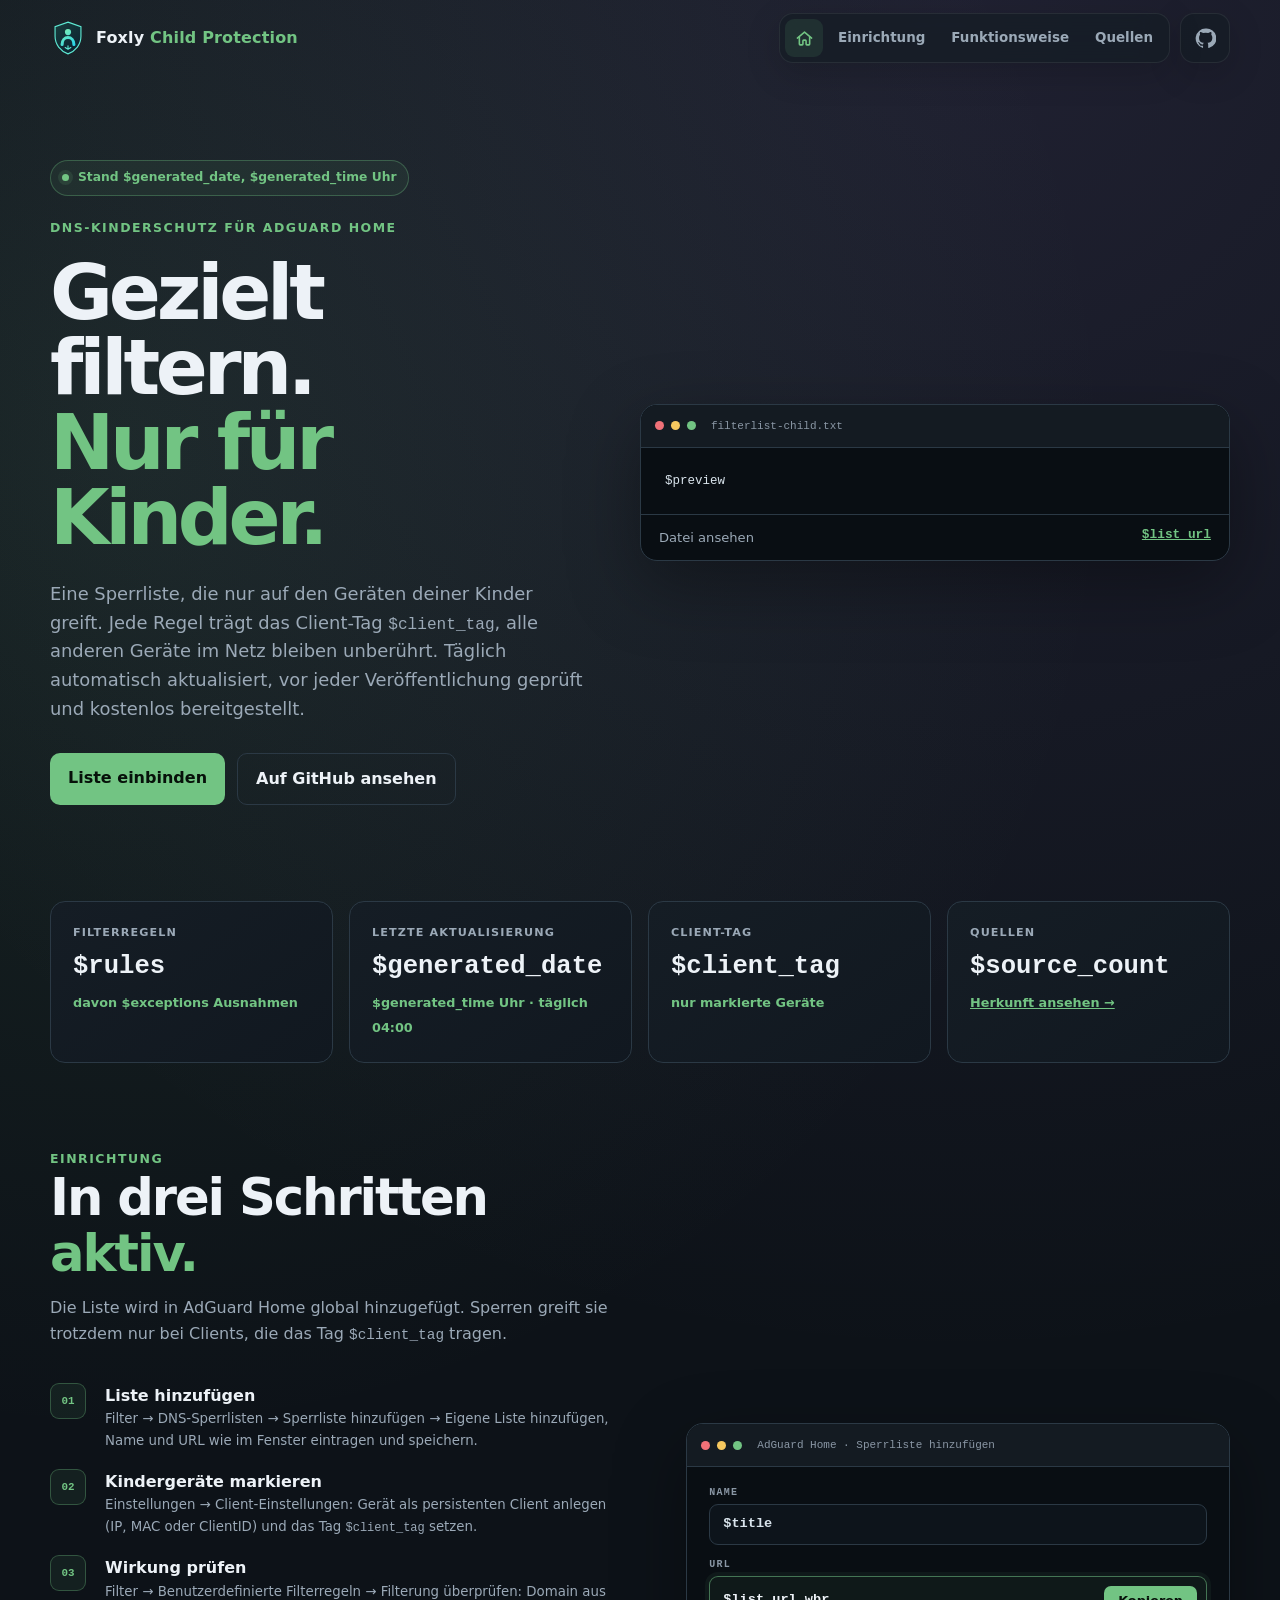
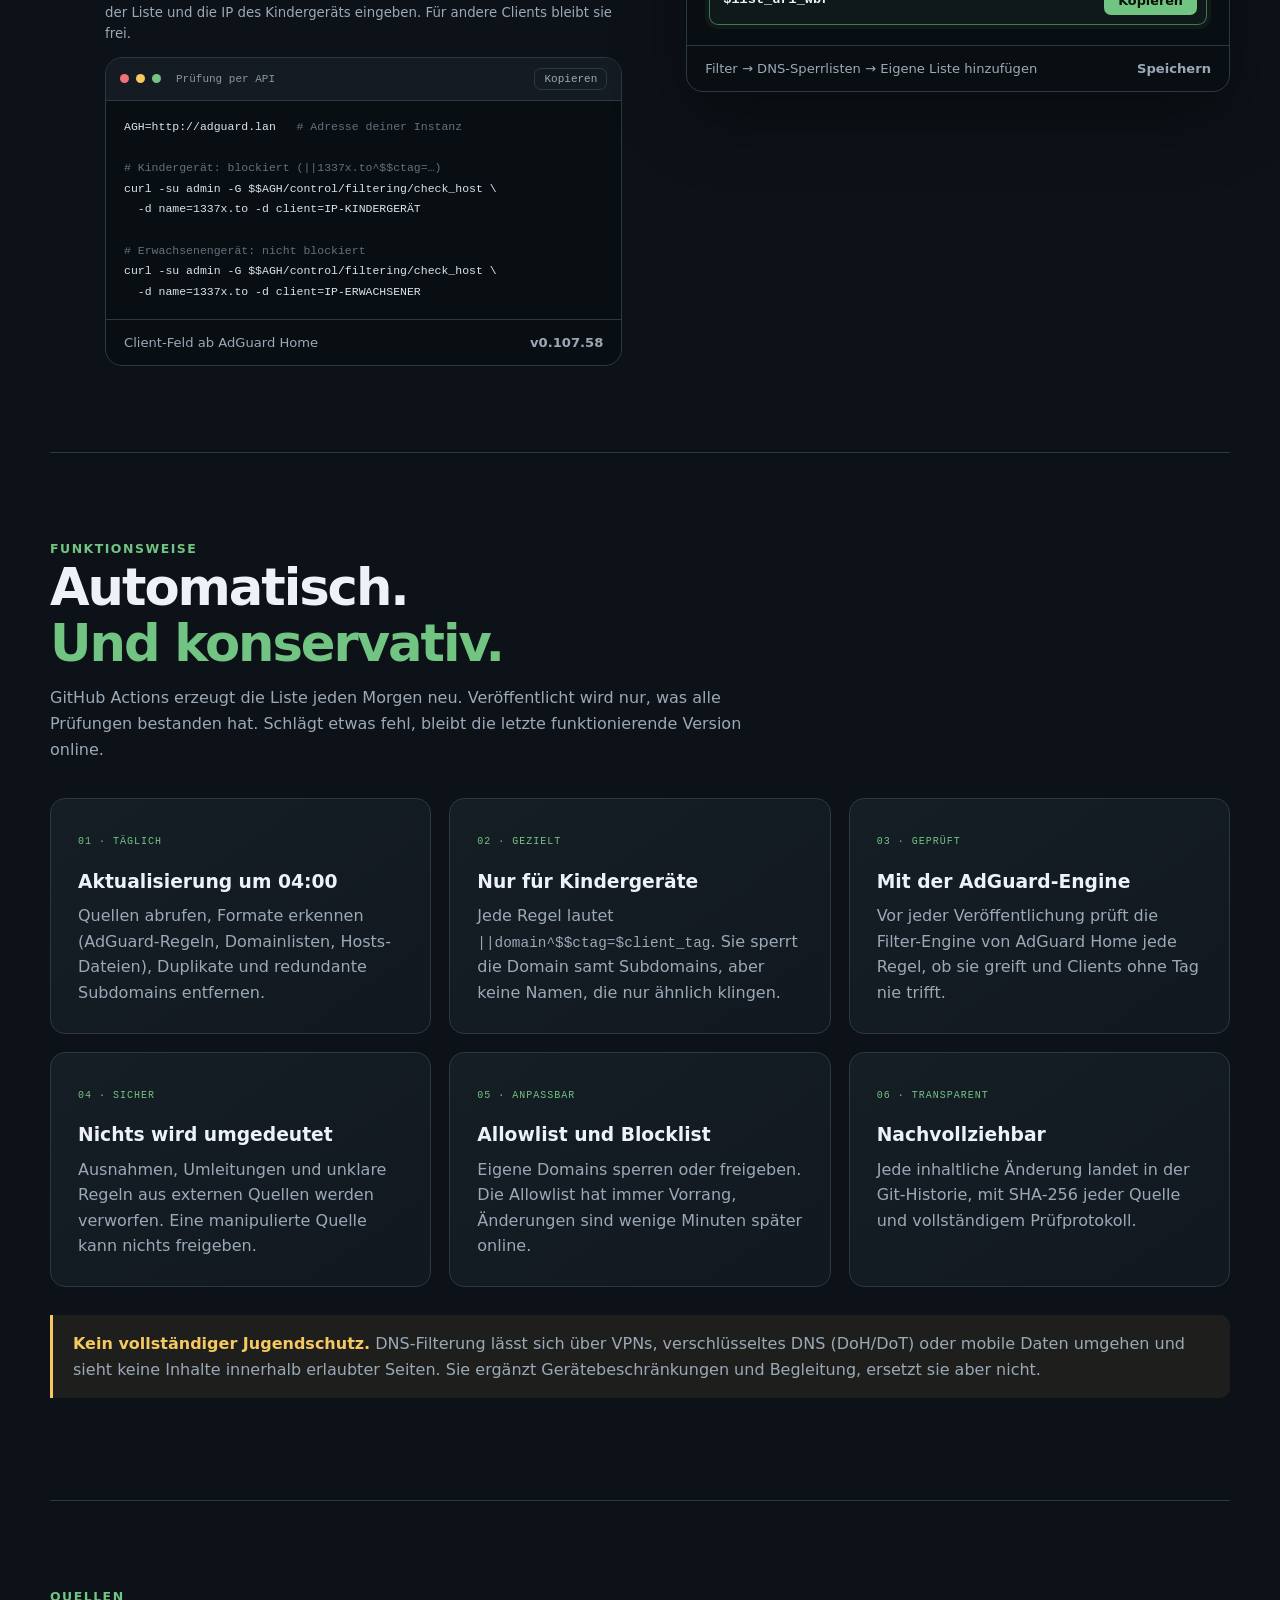
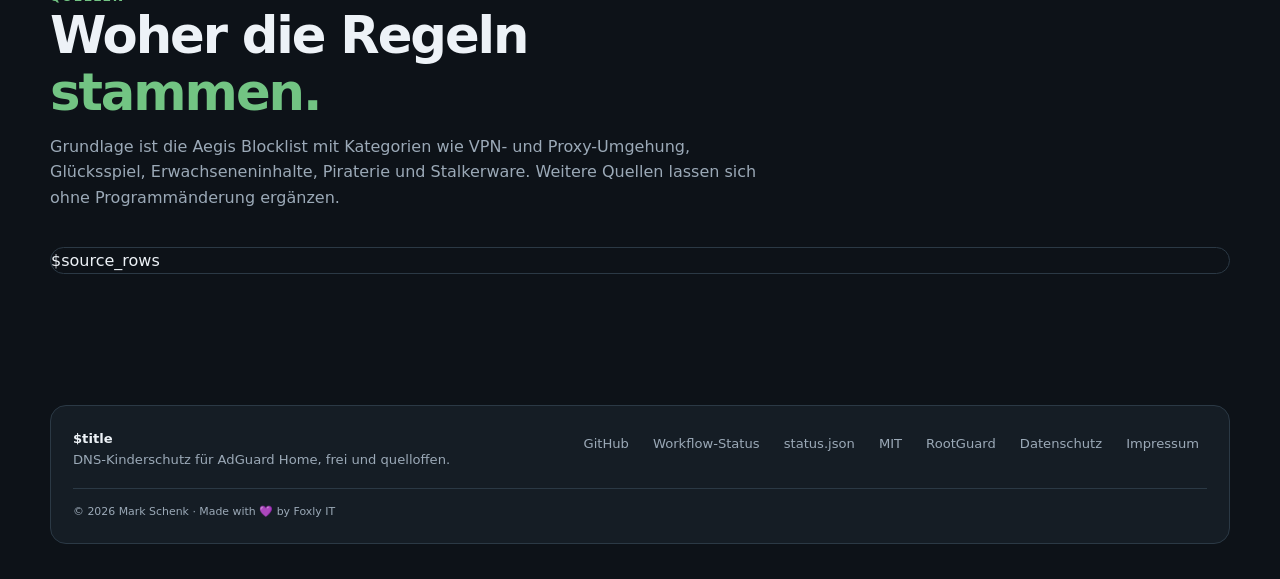
<file: site/index.html>
<!doctype html>
<html lang="de">
<head>
  <meta charset="utf-8">
  <meta name="viewport" content="width=device-width, initial-scale=1">
  <title>$title: DNS-Kinderschutz für AdGuard Home</title>
  <meta name="description" content="Kostenlose DNS-Sperrliste für AdGuard Home, die nur auf Kindergeräten wirkt (Client-Tag $client_tag). Täglich automatisch aktualisiert und geprüft.">
  <meta name="theme-color" content="#0d1218">
  <meta property="og:title" content="$title – DNS-Kinderschutz für AdGuard Home">
  <meta property="og:description" content="Sperrliste mit Client-Tag $client_tag: filtert nur Kindergeräte, täglich aktualisiert und geprüft.">
  <meta property="og:type" content="website">
  <meta property="og:url" content="$site_url">
  <link rel="canonical" href="$site_url">
  <link rel="icon" href="icon.svg" type="image/svg+xml">
  <link rel="stylesheet" href="styles.css">
</head>
<body data-generated="$generated">
  <a class="skip-link" href="#content">Zum Inhalt springen</a>
  <div class="wrap">
    <header class="topbar">
      <a class="brand" href="./" aria-label="$title Startseite"><img src="icon.svg" alt=""><span>Foxly <span>Child Protection</span></span></a>
      <div class="nav-group">
        <nav class="links" aria-label="Hauptnavigation">
          <a class="nav-home active" aria-current="page" href="./" aria-label="Startseite" title="Startseite"><svg viewBox="0 0 24 24" fill="none" stroke="currentColor" stroke-width="2" stroke-linecap="round" stroke-linejoin="round" aria-hidden="true"><path d="M3 11.5 12 4l9 7.5"/><path d="M5.5 10v9a1 1 0 0 0 1 1H9a1 1 0 0 0 1-1v-4a1 1 0 0 1 1-1h2a1 1 0 0 1 1 1v4a1 1 0 0 0 1 1h2.5a1 1 0 0 0 1-1v-9"/></svg></a>
          <a href="#setup">Einrichtung</a>
          <a class="optional" href="#funktion">Funktionsweise</a>
          <a class="optional" href="#quellen">Quellen</a>
        </nav>
        <a class="github-button" href="$homepage" target="_blank" rel="noopener noreferrer" aria-label="$title auf GitHub"><svg viewBox="0 0 24 24" aria-hidden="true"><path d="M12 .7a11.3 11.3 0 0 0-3.6 22c.6.1.8-.2.8-.5v-2c-3.3.7-4-1.4-4-1.4-.5-1.4-1.3-1.8-1.3-1.8-1.1-.7.1-.7.1-.7 1.2.1 1.8 1.2 1.8 1.2 1.1 1.8 2.8 1.3 3.5 1 .1-.8.4-1.3.8-1.6-2.7-.3-5.5-1.3-5.5-5.9 0-1.3.5-2.4 1.2-3.2-.1-.3-.5-1.5.1-3.2 0 0 1-.3 3.3 1.2a11.4 11.4 0 0 1 6 0c2.3-1.5 3.3-1.2 3.3-1.2.6 1.7.2 2.9.1 3.2.8.8 1.2 1.9 1.2 3.2 0 4.6-2.8 5.6-5.5 5.9.4.4.8 1.1.8 2.2v3.3c0 .3.2.6.8.5A11.3 11.3 0 0 0 12 .7Z"/></svg></a>
      </div>
    </header>

    <main id="content">
      <section class="hero">
        <div>
          <div class="status" id="status"><span class="status-dot" aria-hidden="true"></span><span id="status-text">Stand $generated_date, $generated_time Uhr</span></div>
          <p class="eyebrow">DNS-Kinderschutz für AdGuard Home</p>
          <h1>Gezielt filtern.<br><em>Nur für Kinder.</em></h1>
          <p class="lead">Eine Sperrliste, die nur auf den Geräten deiner Kinder greift. Jede Regel trägt das Client-Tag <code>$client_tag</code>, alle anderen Geräte im Netz bleiben unberührt. Täglich automatisch aktualisiert, vor jeder Veröffentlichung geprüft und kostenlos bereitgestellt.</p>
          <div class="actions">
            <a class="button" href="#setup">Liste einbinden</a>
            <a class="button secondary" href="$homepage" target="_blank" rel="noopener noreferrer">Auf GitHub ansehen</a>
          </div>
        </div>

        <div class="window" aria-label="Auszug aus der Filterliste">
          <div class="window-head"><span></span><span></span><span></span><b>filterlist-child.txt</b></div>
          <pre>$preview</pre>
          <div class="window-foot"><span>Datei ansehen</span><a href="$list_url">$list_url</a></div>
        </div>
      </section>

      <div class="stats" aria-label="Kennzahlen">
        <div class="stat"><small>Filterregeln</small><b>$rules</b><span>davon $exceptions Ausnahmen</span></div>
        <div class="stat"><small>Letzte Aktualisierung</small><b>$generated_date</b><span>$generated_time Uhr · täglich 04:00</span></div>
        <div class="stat"><small>Client-Tag</small><b>$client_tag</b><span>nur markierte Geräte</span></div>
        <div class="stat"><small>Quellen</small><b>$source_count</b><span><a href="#quellen">Herkunft ansehen →</a></span></div>
      </div>

      <section class="split" id="setup">
        <div>
          <p class="eyebrow">Einrichtung</p>
          <h2>In drei Schritten<br><em>aktiv.</em></h2>
          <p class="section-lead">Die Liste wird in AdGuard Home global hinzugefügt. Sperren greift sie trotzdem nur bei Clients, die das Tag <code>$client_tag</code> tragen.</p>
          <ol class="steps">
            <li><span>01</span><div><b>Liste hinzufügen</b><small>Filter → DNS-Sperrlisten → Sperrliste hinzufügen → Eigene Liste hinzufügen, Name und URL wie im Fenster eintragen und speichern.</small></div></li>
            <li><span>02</span><div><b>Kindergeräte markieren</b><small>Einstellungen → Client-Einstellungen: Gerät als persistenten Client anlegen (IP, MAC oder ClientID) und das Tag <code>$client_tag</code> setzen.</small></div></li>
            <li><span>03</span><div><b>Wirkung prüfen</b><small>Filter → Benutzerdefinierte Filterregeln → Filterung überprüfen: Domain aus der Liste und die IP des Kindergeräts eingeben. Für andere Clients bleibt sie frei.</small>
        <div class="window">
          <div class="window-head"><span></span><span></span><span></span><b>Prüfung per API</b><button class="copy" type="button" data-copy-target="api">Kopieren</button></div>
          <pre id="api">AGH=http://adguard.lan   <span class="muted"># Adresse deiner Instanz</span>

<span class="muted"># Kindergerät: blockiert (||1337x.to^$$ctag=…)</span>
curl -su admin -G $$AGH/control/filtering/check_host \
  -d name=1337x.to -d client=IP-KINDERGERÄT

<span class="muted"># Erwachsenengerät: nicht blockiert</span>
curl -su admin -G $$AGH/control/filtering/check_host \
  -d name=1337x.to -d client=IP-ERWACHSENER</pre>
          <div class="window-foot"><span>Client-Feld ab AdGuard Home</span><b>v0.107.58</b></div>
        </div></div></li>
          </ol>
        </div>
        <div class="window form-window" aria-label="Eintrag in AdGuard Home">
          <div class="window-head"><span></span><span></span><span></span><b>AdGuard Home · Sperrliste hinzufügen</b></div>
          <div class="fields">
            <div class="field"><small>Name</small><div class="field-input"><code>$title</code></div></div>
            <div class="field"><small>URL</small><div class="field-input accent"><code id="list-url">$list_url_wbr</code><button class="copy copy-primary" type="button" data-copy-target="list-url">Kopieren</button></div></div>
          </div>
          <div class="window-foot"><span>Filter → DNS-Sperrlisten → Eigene Liste hinzufügen</span><b>Speichern</b></div>
        </div>
      </section>

      <section id="funktion">
        <p class="eyebrow">Funktionsweise</p>
        <h2>Automatisch.<br><em>Und konservativ.</em></h2>
        <p class="section-lead">GitHub Actions erzeugt die Liste jeden Morgen neu. Veröffentlicht wird nur, was alle Prüfungen bestanden hat. Schlägt etwas fehl, bleibt die letzte funktionierende Version online.</p>
        <div class="grid">
          <article class="card"><span>01 · TÄGLICH</span><h3>Aktualisierung um 04:00</h3><p>Quellen abrufen, Formate erkennen (AdGuard-Regeln, Domainlisten, Hosts-Dateien), Duplikate und redundante Subdomains entfernen.</p></article>
          <article class="card"><span>02 · GEZIELT</span><h3>Nur für Kindergeräte</h3><p>Jede Regel lautet <code>||domain^$$ctag=$client_tag</code>. Sie sperrt die Domain samt Subdomains, aber keine Namen, die nur ähnlich klingen.</p></article>
          <article class="card"><span>03 · GEPRÜFT</span><h3>Mit der AdGuard-Engine</h3><p>Vor jeder Veröffentlichung prüft die Filter-Engine von AdGuard Home jede Regel, ob sie greift und Clients ohne Tag nie trifft.</p></article>
          <article class="card"><span>04 · SICHER</span><h3>Nichts wird umgedeutet</h3><p>Ausnahmen, Umleitungen und unklare Regeln aus externen Quellen werden verworfen. Eine manipulierte Quelle kann nichts freigeben.</p></article>
          <article class="card"><span>05 · ANPASSBAR</span><h3>Allowlist und Blocklist</h3><p>Eigene Domains sperren oder freigeben. Die Allowlist hat immer Vorrang, Änderungen sind wenige Minuten später online.</p></article>
          <article class="card"><span>06 · TRANSPARENT</span><h3>Nachvollziehbar</h3><p>Jede inhaltliche Änderung landet in der Git-Historie, mit SHA-256 jeder Quelle und vollständigem Prüfprotokoll.</p></article>
        </div>
        <p class="warning"><b>Kein vollständiger Jugendschutz.</b> DNS-Filterung lässt sich über VPNs, verschlüsseltes DNS (DoH/DoT) oder mobile Daten umgehen und sieht keine Inhalte innerhalb erlaubter Seiten. Sie ergänzt Gerätebeschränkungen und Begleitung, ersetzt sie aber nicht.</p>
      </section>

      <section id="quellen">
        <p class="eyebrow">Quellen</p>
        <h2>Woher die Regeln<br><em>stammen.</em></h2>
        <p class="section-lead">Grundlage ist die Aegis Blocklist mit Kategorien wie VPN- und Proxy-Umgehung, Glücksspiel, Erwachseneninhalte, Piraterie und Stalkerware. Weitere Quellen lassen sich ohne Programmänderung ergänzen.</p>
        <div class="list">
$source_rows
        </div>
      </section>
    </main>

    <footer class="footer">
      <div><strong>$title</strong><span>DNS-Kinderschutz für AdGuard Home, frei und quelloffen.</span></div>
      <nav aria-label="Rechtliches und Projekt"><a href="$homepage">GitHub</a><a href="$homepage/actions/workflows/update-filters.yml">Workflow-Status</a><a href="status.json">status.json</a><a href="$homepage/blob/main/LICENSE">MIT</a><a href="https://rootguard.foxly.de/">RootGuard</a><a href="privacy.html">Datenschutz</a><a href="imprint.html">Impressum</a></nav>
      <small>© <span id="year">2026</span> Mark Schenk · Made with 💜 by Foxly IT</small>
    </footer>
  </div>
  <script src="script.js"></script>
</body>
</html>
</file>
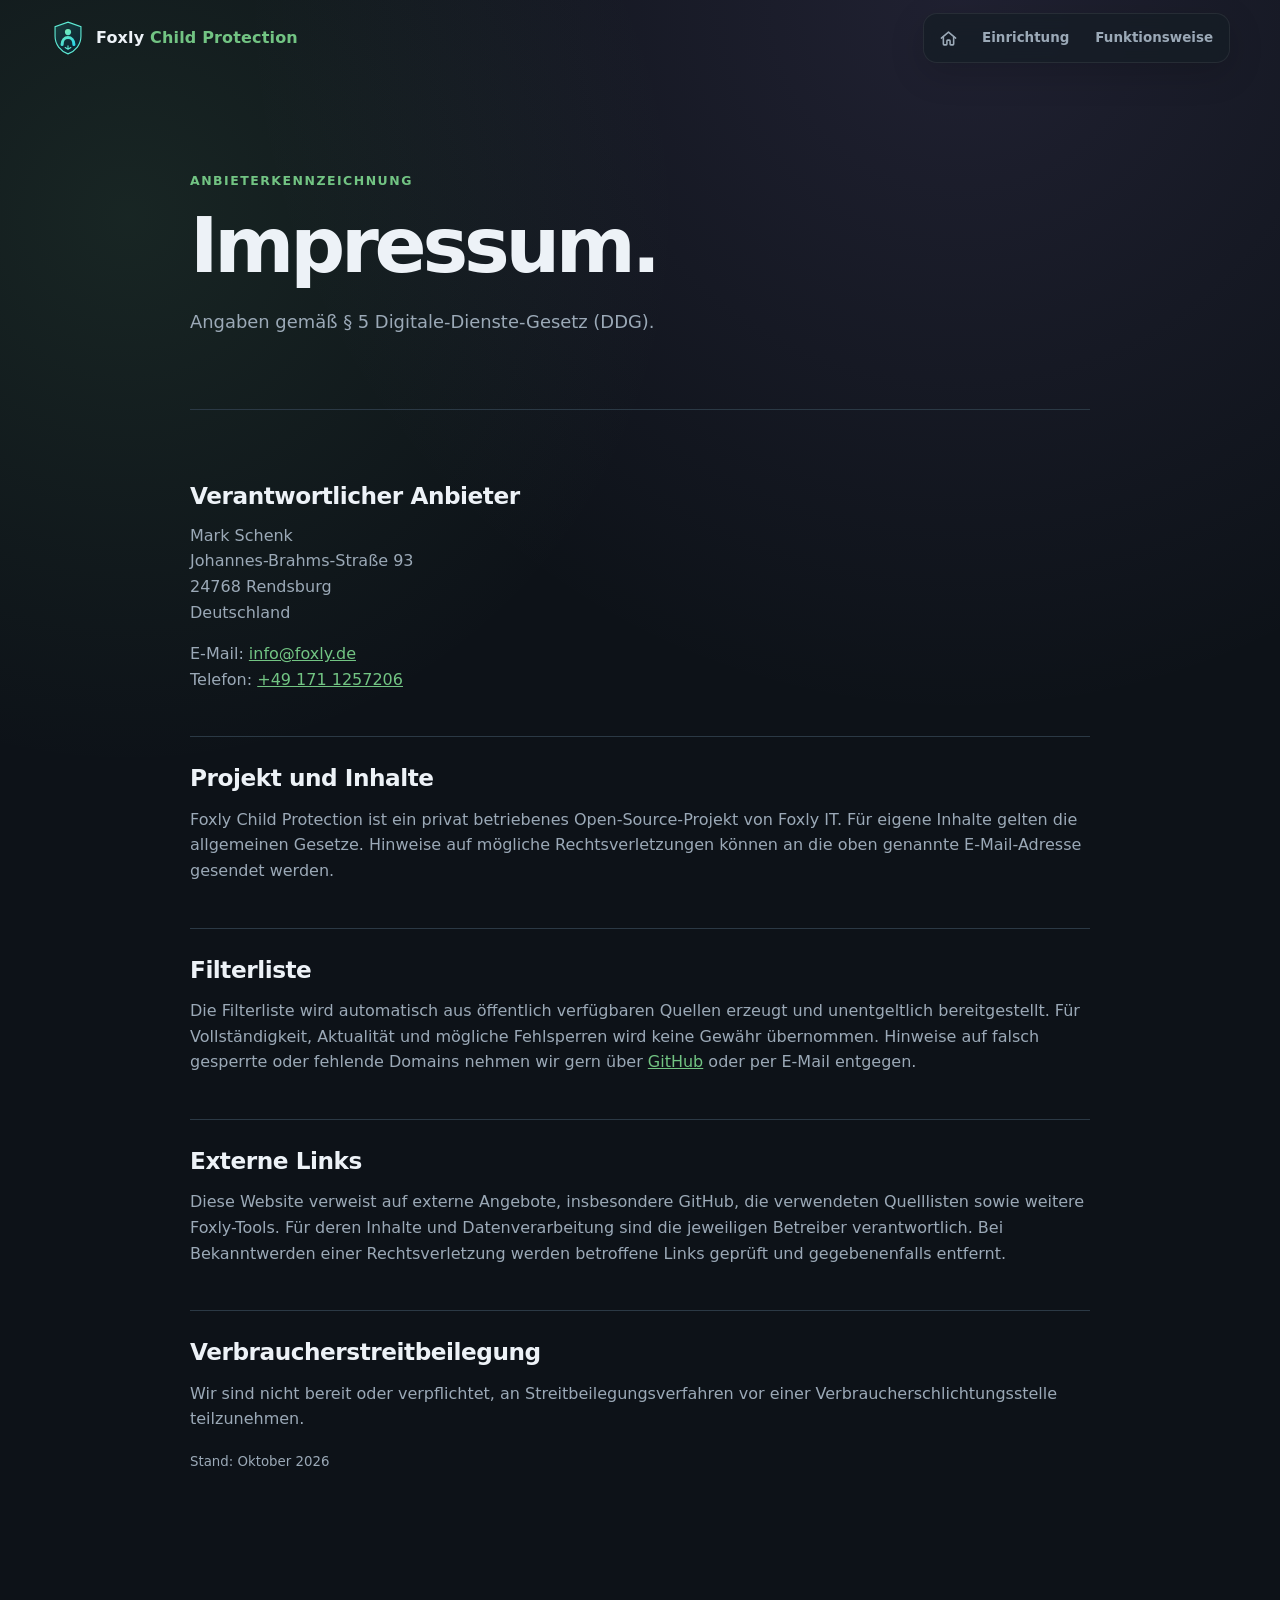
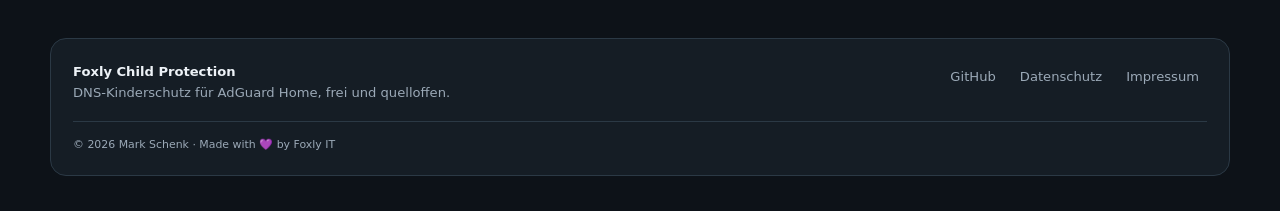
<file: site/imprint.html>
<!doctype html>
<html lang="de">
<head>
  <meta charset="utf-8">
  <meta name="viewport" content="width=device-width, initial-scale=1">
  <title>Impressum · Foxly Child Protection</title>
  <meta name="description" content="Impressum von Foxly Child Protection (filter.foxly.de).">
  <meta name="theme-color" content="#0d1218">
  <meta name="robots" content="noindex">
  <link rel="canonical" href="https://filter.foxly.de/imprint.html">
  <link rel="icon" href="icon.svg" type="image/svg+xml">
  <link rel="stylesheet" href="styles.css">
</head>
<body>
  <a class="skip-link" href="#content">Zum Inhalt springen</a>
  <div class="wrap">
    <header class="topbar">
      <a class="brand" href="./" aria-label="Foxly Child Protection Startseite"><img src="icon.svg" alt=""><span>Foxly <span>Child Protection</span></span></a>
      <div class="nav-group">
        <nav class="links" aria-label="Hauptnavigation">
          <a class="nav-home" href="./" aria-label="Startseite" title="Startseite"><svg viewBox="0 0 24 24" fill="none" stroke="currentColor" stroke-width="2" stroke-linecap="round" stroke-linejoin="round" aria-hidden="true"><path d="M3 11.5 12 4l9 7.5"/><path d="M5.5 10v9a1 1 0 0 0 1 1H9a1 1 0 0 0 1-1v-4a1 1 0 0 1 1-1h2a1 1 0 0 1 1 1v4a1 1 0 0 0 1 1h2.5a1 1 0 0 0 1-1v-9"/></svg></a>
          <a href="./#setup">Einrichtung</a>
          <a href="./#funktion">Funktionsweise</a>
        </nav>
      </div>
    </header>

    <main id="content" class="legal-main">
      <section class="legal-hero">
        <p class="eyebrow">Anbieterkennzeichnung</p>
        <h1>Impressum.</h1>
        <p class="lead">Angaben gemäß § 5 Digitale-Dienste-Gesetz (DDG).</p>
      </section>
      <div class="legal-content">
        <section>
          <h2>Verantwortlicher Anbieter</h2>
          <address>Mark Schenk<br>Johannes-Brahms-Straße 93<br>24768 Rendsburg<br>Deutschland</address>
          <p>E-Mail: <a href="mailto:info@foxly.de">info@foxly.de</a><br>Telefon: <a href="tel:+491711257206">+49 171 1257206</a></p>
        </section>
        <section>
          <h2>Projekt und Inhalte</h2>
          <p>Foxly Child Protection ist ein privat betriebenes Open-Source-Projekt von Foxly IT. Für eigene Inhalte gelten die allgemeinen Gesetze. Hinweise auf mögliche Rechtsverletzungen können an die oben genannte E-Mail-Adresse gesendet werden.</p>
        </section>
        <section>
          <h2>Filterliste</h2>
          <p>Die Filterliste wird automatisch aus öffentlich verfügbaren Quellen erzeugt und unentgeltlich bereitgestellt. Für Vollständigkeit, Aktualität und mögliche Fehlsperren wird keine Gewähr übernommen. Hinweise auf falsch gesperrte oder fehlende Domains nehmen wir gern über <a href="https://github.com/foxly-it/foxly-child-protection/issues">GitHub</a> oder per E-Mail entgegen.</p>
        </section>
        <section>
          <h2>Externe Links</h2>
          <p>Diese Website verweist auf externe Angebote, insbesondere GitHub, die verwendeten Quelllisten sowie weitere Foxly-Tools. Für deren Inhalte und Datenverarbeitung sind die jeweiligen Betreiber verantwortlich. Bei Bekanntwerden einer Rechtsverletzung werden betroffene Links geprüft und gegebenenfalls entfernt.</p>
        </section>
        <section>
          <h2>Verbraucherstreitbeilegung</h2>
          <p>Wir sind nicht bereit oder verpflichtet, an Streitbeilegungsverfahren vor einer Verbraucherschlichtungsstelle teilzunehmen.</p>
          <p><small>Stand: Oktober 2026</small></p>
        </section>
      </div>
    </main>

    <footer class="footer">
      <div><strong>Foxly Child Protection</strong><span>DNS-Kinderschutz für AdGuard Home, frei und quelloffen.</span></div>
      <nav aria-label="Rechtliches und Projekt"><a href="https://github.com/foxly-it/foxly-child-protection">GitHub</a><a href="privacy.html">Datenschutz</a><a href="imprint.html" aria-current="page">Impressum</a></nav>
      <small>© <span id="year">2026</span> Mark Schenk · Made with 💜 by Foxly IT</small>
    </footer>
  </div>
  <script src="script.js"></script>
</body>
</html>
</file>
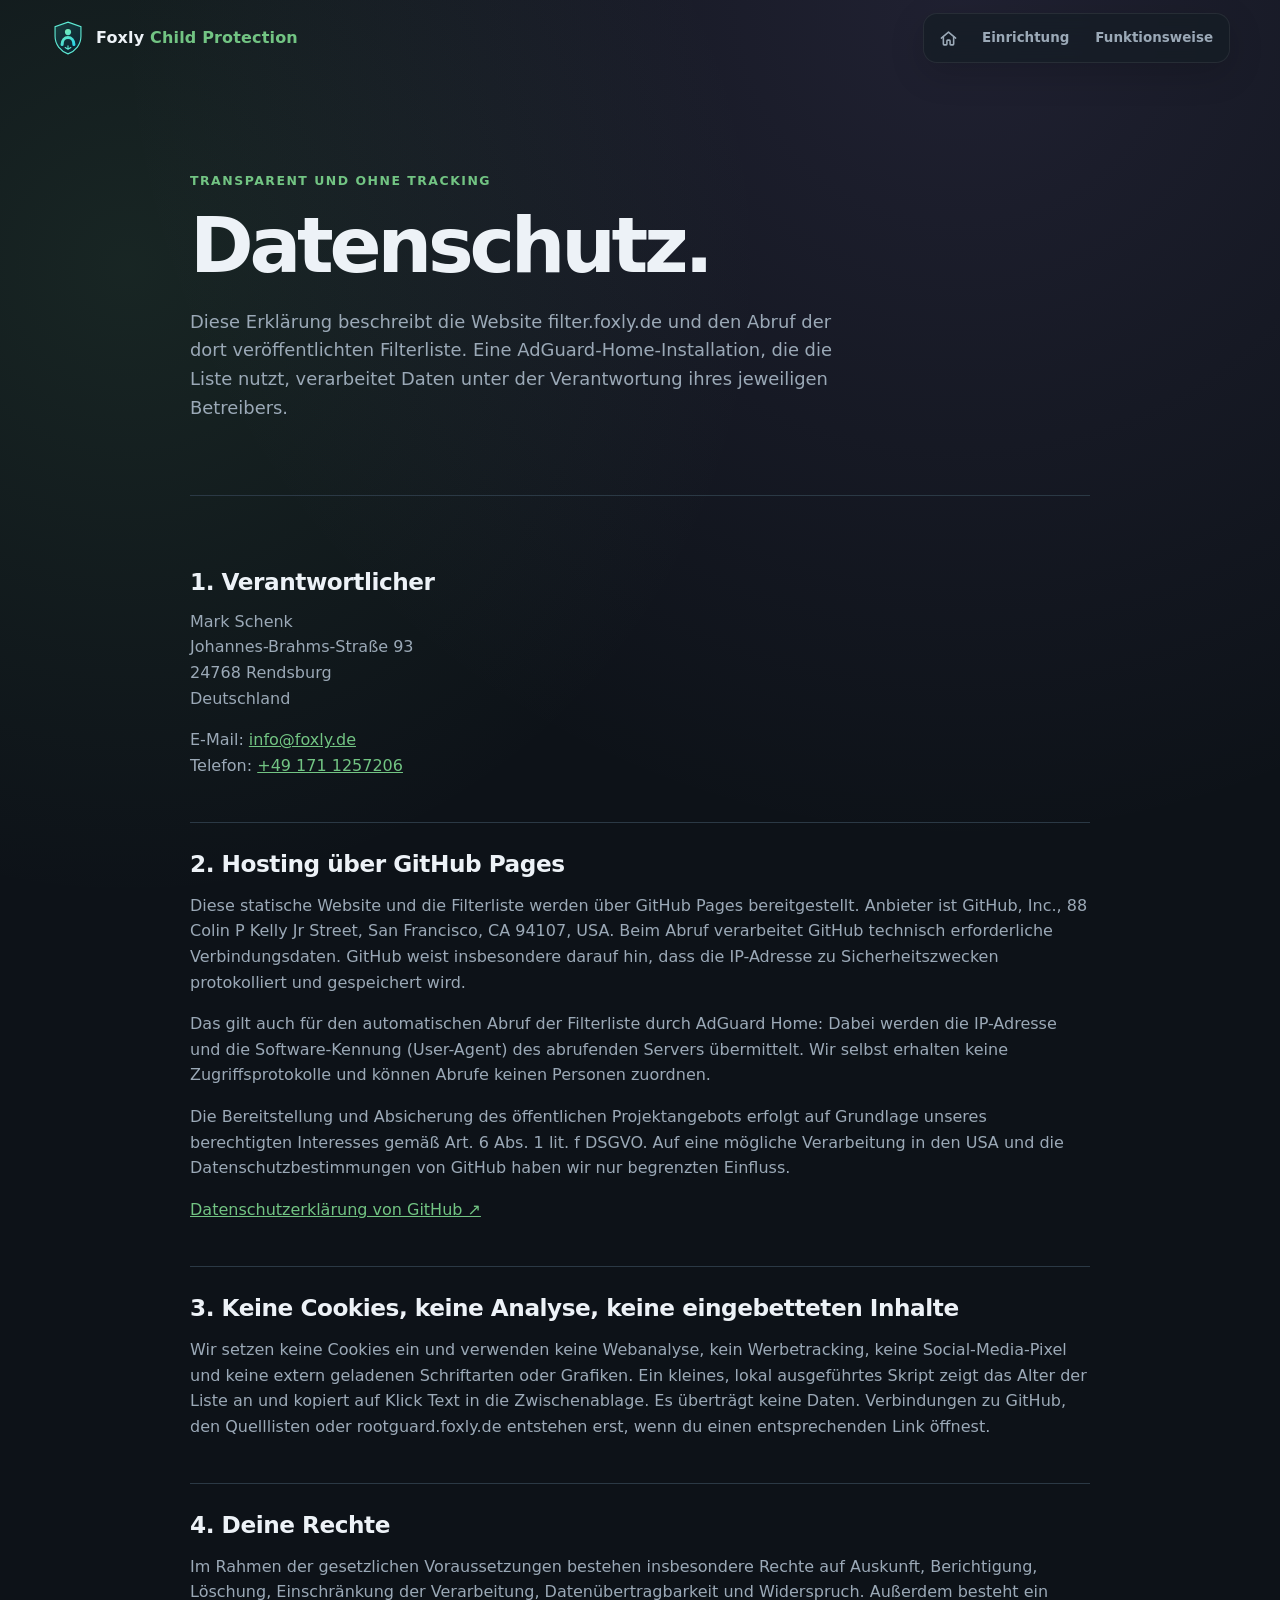
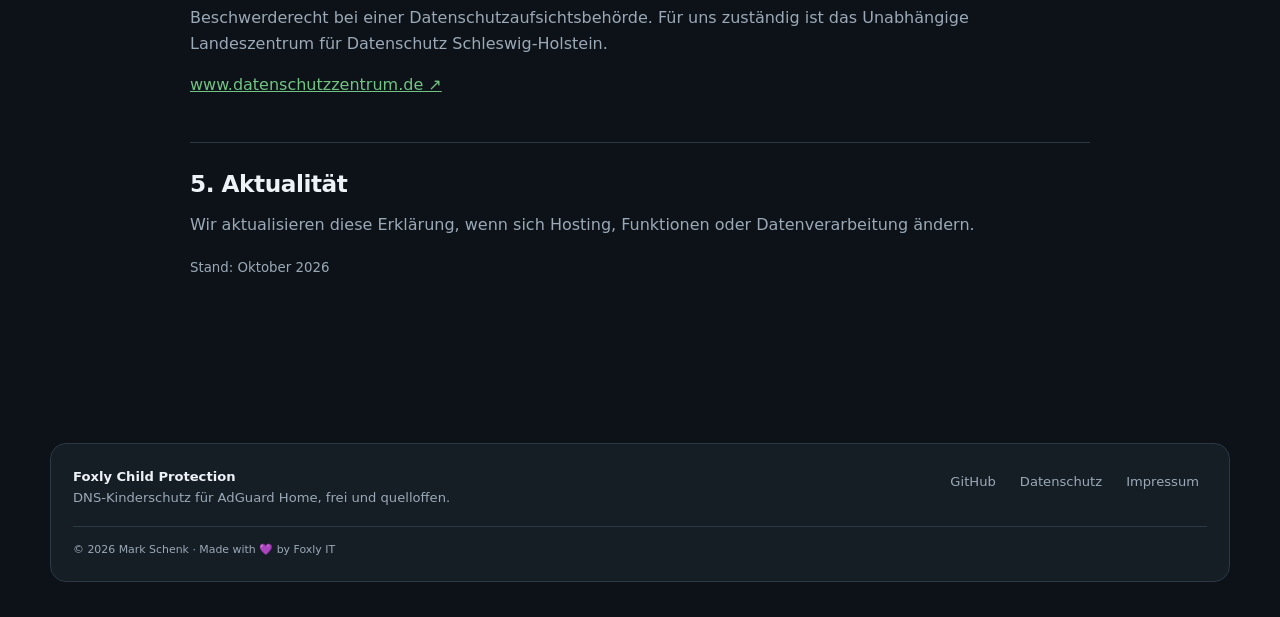
<file: site/privacy.html>
<!doctype html>
<html lang="de">
<head>
  <meta charset="utf-8">
  <meta name="viewport" content="width=device-width, initial-scale=1">
  <title>Datenschutz · Foxly Child Protection</title>
  <meta name="description" content="Datenschutzerklärung von Foxly Child Protection (filter.foxly.de).">
  <meta name="theme-color" content="#0d1218">
  <meta name="robots" content="noindex">
  <link rel="canonical" href="https://filter.foxly.de/privacy.html">
  <link rel="icon" href="icon.svg" type="image/svg+xml">
  <link rel="stylesheet" href="styles.css">
</head>
<body>
  <a class="skip-link" href="#content">Zum Inhalt springen</a>
  <div class="wrap">
    <header class="topbar">
      <a class="brand" href="./" aria-label="Foxly Child Protection Startseite"><img src="icon.svg" alt=""><span>Foxly <span>Child Protection</span></span></a>
      <div class="nav-group">
        <nav class="links" aria-label="Hauptnavigation">
          <a class="nav-home" href="./" aria-label="Startseite" title="Startseite"><svg viewBox="0 0 24 24" fill="none" stroke="currentColor" stroke-width="2" stroke-linecap="round" stroke-linejoin="round" aria-hidden="true"><path d="M3 11.5 12 4l9 7.5"/><path d="M5.5 10v9a1 1 0 0 0 1 1H9a1 1 0 0 0 1-1v-4a1 1 0 0 1 1-1h2a1 1 0 0 1 1 1v4a1 1 0 0 0 1 1h2.5a1 1 0 0 0 1-1v-9"/></svg></a>
          <a href="./#setup">Einrichtung</a>
          <a href="./#funktion">Funktionsweise</a>
        </nav>
      </div>
    </header>

    <main id="content" class="legal-main">
      <section class="legal-hero">
        <p class="eyebrow">Transparent und ohne Tracking</p>
        <h1>Datenschutz.</h1>
        <p class="lead">Diese Erklärung beschreibt die Website filter.foxly.de und den Abruf der dort veröffentlichten Filterliste. Eine AdGuard-Home-Installation, die die Liste nutzt, verarbeitet Daten unter der Verantwortung ihres jeweiligen Betreibers.</p>
      </section>
      <div class="legal-content">
        <section>
          <h2>1. Verantwortlicher</h2>
          <address>Mark Schenk<br>Johannes-Brahms-Straße 93<br>24768 Rendsburg<br>Deutschland</address>
          <p>E-Mail: <a href="mailto:info@foxly.de">info@foxly.de</a><br>Telefon: <a href="tel:+491711257206">+49 171 1257206</a></p>
        </section>
        <section>
          <h2>2. Hosting über GitHub Pages</h2>
          <p>Diese statische Website und die Filterliste werden über GitHub Pages bereitgestellt. Anbieter ist GitHub, Inc., 88 Colin P Kelly Jr Street, San Francisco, CA 94107, USA. Beim Abruf verarbeitet GitHub technisch erforderliche Verbindungsdaten. GitHub weist insbesondere darauf hin, dass die IP-Adresse zu Sicherheitszwecken protokolliert und gespeichert wird.</p>
          <p>Das gilt auch für den automatischen Abruf der Filterliste durch AdGuard Home: Dabei werden die IP-Adresse und die Software-Kennung (User-Agent) des abrufenden Servers übermittelt. Wir selbst erhalten keine Zugriffsprotokolle und können Abrufe keinen Personen zuordnen.</p>
          <p>Die Bereitstellung und Absicherung des öffentlichen Projektangebots erfolgt auf Grundlage unseres berechtigten Interesses gemäß Art. 6 Abs. 1 lit. f DSGVO. Auf eine mögliche Verarbeitung in den USA und die Datenschutzbestimmungen von GitHub haben wir nur begrenzten Einfluss.</p>
          <p><a href="https://docs.github.com/en/site-policy/privacy-policies/github-general-privacy-statement" target="_blank" rel="noopener noreferrer">Datenschutzerklärung von GitHub ↗</a></p>
        </section>
        <section>
          <h2>3. Keine Cookies, keine Analyse, keine eingebetteten Inhalte</h2>
          <p>Wir setzen keine Cookies ein und verwenden keine Webanalyse, kein Werbetracking, keine Social-Media-Pixel und keine extern geladenen Schriftarten oder Grafiken. Ein kleines, lokal ausgeführtes Skript zeigt das Alter der Liste an und kopiert auf Klick Text in die Zwischenablage. Es überträgt keine Daten. Verbindungen zu GitHub, den Quelllisten oder rootguard.foxly.de entstehen erst, wenn du einen entsprechenden Link öffnest.</p>
        </section>
        <section>
          <h2>4. Deine Rechte</h2>
          <p>Im Rahmen der gesetzlichen Voraussetzungen bestehen insbesondere Rechte auf Auskunft, Berichtigung, Löschung, Einschränkung der Verarbeitung, Datenübertragbarkeit und Widerspruch. Außerdem besteht ein Beschwerderecht bei einer Datenschutzaufsichtsbehörde. Für uns zuständig ist das Unabhängige Landeszentrum für Datenschutz Schleswig-Holstein.</p>
          <p><a href="https://www.datenschutzzentrum.de/" target="_blank" rel="noopener noreferrer">www.datenschutzzentrum.de ↗</a></p>
        </section>
        <section>
          <h2>5. Aktualität</h2>
          <p>Wir aktualisieren diese Erklärung, wenn sich Hosting, Funktionen oder Datenverarbeitung ändern.</p>
          <p><small>Stand: Oktober 2026</small></p>
        </section>
      </div>
    </main>

    <footer class="footer">
      <div><strong>Foxly Child Protection</strong><span>DNS-Kinderschutz für AdGuard Home, frei und quelloffen.</span></div>
      <nav aria-label="Rechtliches und Projekt"><a href="https://github.com/foxly-it/foxly-child-protection">GitHub</a><a href="privacy.html" aria-current="page">Datenschutz</a><a href="imprint.html">Impressum</a></nav>
      <small>© <span id="year">2026</span> Mark Schenk · Made with 💜 by Foxly IT</small>
    </footer>
  </div>
  <script src="script.js"></script>
</body>
</html>
</file>
<file: site/styles.css>
/* Foxly Child Protection – Designsystem angelehnt an rootguard.foxly.de */
:root{--bg:#0d1218;--panel:#151d25;--soft:#1b2631;--border:#2b3945;--text:#edf2f7;--muted:#9ba9b7;--green:#72c483;--purple:#a98bea;--yellow:#f6c85f;--red:#f07178;--mono:ui-monospace,"SFMono-Regular",Menlo,Consolas,monospace;--shadow:0 24px 70px rgba(0,0,0,.35)}
*{box-sizing:border-box}
html{scroll-behavior:smooth}
body{margin:0;overflow-x:hidden;background:radial-gradient(circle at 75% 0,rgba(169,139,234,.12),transparent 35%),radial-gradient(circle at 10% 12%,rgba(114,196,131,.11),transparent 28%),var(--bg);color:var(--text);font:16px/1.6 Inter,ui-sans-serif,system-ui,-apple-system,BlinkMacSystemFont,"Segoe UI",sans-serif}
a{color:var(--green)}
code{font:.9em var(--mono)}
.wrap{width:min(1180px,calc(100% - 40px));margin:auto}
.skip-link{position:fixed;left:10px;top:-100px;z-index:20;background:var(--green);color:#07110a;padding:9px 13px;border-radius:8px;font-weight:800}
.skip-link:focus{top:10px}

/* Kopfzeile */
.topbar{display:flex;align-items:center;justify-content:space-between;gap:20px;min-height:76px}
.brand{display:flex;align-items:center;gap:10px;color:var(--text);font-weight:850;letter-spacing:.01em;text-decoration:none}
.brand img{display:block;width:36px;height:36px}
.brand span span{color:var(--green)}
.nav-group{display:flex;align-items:center;gap:10px}
.links{display:flex;flex-wrap:wrap;justify-content:flex-end;gap:4px;border:1px solid rgba(255,255,255,.07);border-radius:14px;background:rgba(21,29,37,.74);padding:5px;box-shadow:0 10px 35px rgba(0,0,0,.16);backdrop-filter:blur(14px)}
.links a{display:flex;align-items:center;min-height:38px;border-radius:9px;color:var(--muted);padding:7px 11px;text-decoration:none;font-size:.84rem;font-weight:700;white-space:nowrap;transition:background .18s,color .18s}
.links a:hover,.links a:focus-visible{background:var(--soft);color:var(--text);outline:none}
.links a.active{background:rgba(114,196,131,.11);color:var(--green)}
.nav-home{justify-content:center;width:38px;padding:0!important}
.nav-home svg{width:19px;height:19px}
.github-button{display:grid;width:50px;height:50px;flex:0 0 50px;place-items:center;border:1px solid rgba(255,255,255,.07);border-radius:14px;background:rgba(21,29,37,.74);color:var(--muted);box-shadow:0 10px 35px rgba(0,0,0,.16);transition:border-color .18s,color .18s,transform .18s}
.github-button:hover,.github-button:focus-visible{border-color:rgba(114,196,131,.5);color:var(--green);outline:none;transform:translateY(-1px)}
.github-button svg{width:21px;height:21px;fill:currentColor}

/* Hero */
.hero{display:grid;grid-template-columns:minmax(340px,.95fr) minmax(0,1.05fr);gap:56px;align-items:center;padding:84px 0 96px}
.hero>*{min-width:0}
.status{display:inline-flex;align-items:center;gap:9px;margin-bottom:22px;padding:7px 11px;border:1px solid rgba(114,196,131,.32);border-radius:999px;background:rgba(114,196,131,.07);color:var(--green);font-size:.77rem;font-weight:750}
.status-dot{flex:none;width:7px;height:7px;border-radius:50%;background:currentColor;box-shadow:0 0 0 4px rgba(114,196,131,.12);animation:pulse 2.4s ease-in-out infinite}
.status.stale{border-color:rgba(246,200,95,.32);background:rgba(246,200,95,.07);color:#e3c47c}
@keyframes pulse{50%{box-shadow:0 0 0 7px rgba(114,196,131,.22)}}
.eyebrow{margin:0;color:var(--green);font-size:.78rem;font-weight:800;letter-spacing:.12em;text-transform:uppercase}
h1{margin:.22em 0 .32em;font-size:clamp(3rem,6vw,5.2rem);line-height:.98;letter-spacing:-.055em}
h1 em,h2 em{color:var(--green);font-style:normal}
h2{margin:0 0 14px;font-size:clamp(2rem,4vw,3.2rem);line-height:1.1;letter-spacing:-.04em}
.lead{max-width:650px;color:var(--muted);font-size:1.12rem}
.section-lead{max-width:730px;margin:0 0 36px;color:var(--muted)}
.actions{display:flex;flex-wrap:wrap;gap:12px;margin-top:30px}
.button{display:inline-block;border-radius:10px;background:var(--green);color:#07110a;padding:12px 18px;text-decoration:none;font-weight:850}
.button.secondary{border:1px solid var(--border);background:transparent;color:var(--text)}
.button:hover{filter:brightness(1.08)}

/* Fenster und Befehlsboxen */
.window{min-width:0;overflow:hidden;border:1px solid var(--border);border-radius:17px;background:#090e13;box-shadow:var(--shadow)}
.window-head{display:flex;align-items:center;gap:7px;height:43px;padding:0 14px;border-bottom:1px solid var(--border);background:#141b22}
.window-head>span{width:9px;height:9px;border-radius:50%;background:var(--red)}
.window-head>span:nth-child(2){background:var(--yellow)}
.window-head>span:nth-child(3){background:var(--green)}
.window-head b{min-width:0;margin-left:8px;overflow:hidden;color:#8a97a5;font:11px var(--mono);text-overflow:ellipsis;white-space:nowrap}
.copy{margin-left:auto;display:flex;align-items:center;gap:6px;border:1px solid var(--border);border-radius:7px;background:transparent;color:var(--muted);padding:4px 9px;font:11px var(--mono);cursor:pointer}
.copy:hover,.copy:focus-visible{border-color:rgba(114,196,131,.5);color:var(--green);outline:none}
.window pre{margin:0;padding:22px 24px;overflow:auto;color:#d9e4ec;font:12.5px/1.8 var(--mono)}
.window pre .muted{color:#63717d}
.window pre .tag{color:var(--green)}
.window-foot{display:flex;justify-content:space-between;gap:12px;border-top:1px solid var(--border);padding:12px 18px;color:var(--muted);font-size:.82rem}
.window-foot a{color:var(--green);font:700 .8rem var(--mono)}
.steps .window{margin-top:12px;box-shadow:none}
.steps .window pre{padding:16px 18px;font-size:11.5px}
.fields{display:grid;gap:14px;padding:20px 22px}
.field{display:grid;gap:6px}
.field small{color:#8a97a5;font:700 10px var(--mono);letter-spacing:.12em;text-transform:uppercase}
.field-input{display:flex;flex-wrap:wrap;align-items:center;gap:10px;border:1px solid var(--border);border-radius:9px;background:#0d141b;padding:9px 9px 9px 13px}
.field-input code{flex:1 1 240px;min-width:0;color:#d9e4ec;font:600 .85rem/1.5 var(--mono)}
.field-input.accent{border-color:rgba(114,196,131,.55);background:rgba(114,196,131,.06);box-shadow:0 0 0 4px rgba(114,196,131,.06)}
.field-input.accent code{color:var(--text);user-select:all;cursor:text}
.nowrap{white-space:nowrap}
.copy-primary{justify-content:center;margin:0;border:0;border-radius:7px;background:var(--green);color:#07110a;padding:7px 14px;font:850 .8rem Inter,ui-sans-serif,system-ui,sans-serif}
.copy-primary:hover,.copy-primary:focus-visible{color:#07110a;filter:brightness(1.08)}


/* Kennzahlen */
.stats{display:grid;grid-template-columns:repeat(4,1fr);gap:16px}
.stat{border:1px solid var(--border);border-radius:15px;background:linear-gradient(145deg,var(--panel),#111820);padding:22px}
.stat small{display:block;color:var(--muted);font-size:.7rem;font-weight:800;letter-spacing:.1em;text-transform:uppercase}
.stat b{display:block;margin:10px 0 6px;font:700 1.6rem/1.2 var(--mono);overflow-wrap:anywhere}
.stat span{color:var(--green);font-size:.8rem;font-weight:700}

/* Abschnitte */
section{padding:86px 0}
section+section{border-top:1px solid var(--border)}
.split{display:grid;grid-template-columns:minmax(0,1fr) minmax(0,.95fr);gap:64px;align-items:center}
.steps{display:grid;gap:18px;margin:26px 0 0;padding:0;list-style:none}
.steps li{display:grid;grid-template-columns:42px 1fr;gap:13px}
.steps li>span{display:grid;width:36px;height:36px;place-items:center;border:1px solid rgba(114,196,131,.32);border-radius:9px;background:rgba(114,196,131,.08);color:var(--green);font:800 .68rem var(--mono)}
.steps li>div{display:grid}
.steps small{color:var(--muted)}
.grid{display:grid;grid-template-columns:repeat(3,1fr);gap:18px}
.card{border:1px solid var(--border);border-radius:15px;background:linear-gradient(145deg,var(--panel),#111820);padding:27px}
.card>span{color:var(--green);font:10px var(--mono);letter-spacing:.1em}
.card h3{margin:.8em 0 .35em}
.card p{margin:0;color:var(--muted)}
.warning{margin-top:28px;border-left:3px solid var(--yellow);border-radius:0 10px 10px 0;background:rgba(246,200,95,.07);padding:16px 20px;color:var(--muted)}
.warning b{color:var(--yellow)}
.list{display:grid;margin-top:8px;border:1px solid var(--border);border-radius:15px;overflow:hidden}
.list a{display:grid;grid-template-columns:minmax(0,1fr) auto auto;gap:20px;align-items:center;padding:17px 20px;background:var(--panel);color:var(--text);text-decoration:none}
.list a+a{border-top:1px solid var(--border)}
.list a:hover{background:var(--soft)}
.list span{color:var(--muted);font-size:.85rem}
.list em{color:var(--green);font:normal .85rem var(--mono)}

/* Rechtstexte (wie rootguard.foxly.de) */
.legal-main{max-width:900px;margin:auto;padding:70px 0 30px}
.legal-hero{padding:25px 0 55px;border-bottom:1px solid var(--border)}
.legal-hero h1{font-size:clamp(2.8rem,6vw,4.8rem)}
.legal-content{padding:45px 0}
.legal-content section{padding:28px 0;border-top:1px solid var(--border)}
.legal-content section:first-child{border-top:0}
.legal-content h2{font-size:1.45rem;letter-spacing:-.02em}
.legal-content p,.legal-content li,.legal-content address{color:var(--muted)}
.legal-content address{font-style:normal}

/* Fußzeile */
.footer{display:grid;grid-template-columns:1fr auto;gap:18px;margin:45px 0 35px;border:1px solid var(--border);border-radius:16px;background:var(--panel);padding:22px;color:var(--muted);font-size:.82rem}
.footer>div{display:grid}
.footer strong{color:var(--text)}
.footer nav{display:flex;flex-wrap:wrap;gap:8px}
.footer a{color:var(--muted);padding:5px 8px;text-decoration:none}
.footer a:hover{color:var(--green)}
.footer small{grid-column:1/-1;border-top:1px solid var(--border);padding-top:14px}

@media(max-width:1000px){.hero,.split{grid-template-columns:1fr;gap:40px}.hero{padding-top:50px}.stats{grid-template-columns:1fr 1fr}.grid{grid-template-columns:1fr 1fr}}
@media(max-width:700px){.legal-main{padding-top:40px}}
@media(max-width:640px){.wrap{width:calc(100% - 32px)}.topbar{padding:13px 0}.links a{min-height:36px;padding:6px 9px;font-size:.78rem}.links .optional{display:none}.hero{padding:42px 0 62px}h1{font-size:clamp(2.65rem,13vw,3.6rem)}section{padding:60px 0}.grid,.stats{grid-template-columns:1fr}.actions{display:grid}.button{text-align:center}.window pre{padding:18px;font-size:11px}.window-foot{flex-direction:column;gap:2px}.copy-primary{flex:1 1 100%;padding:9px}.form-window .window-foot b{display:none}.steps li{grid-template-columns:36px 1fr;gap:10px}.steps .window{margin-left:-46px}.steps .window pre{padding:14px 12px;font-size:10px}.list a{grid-template-columns:1fr;gap:2px}.footer{grid-template-columns:1fr}.footer small{grid-column:1}}
@media(max-width:400px){.brand>span{display:none}}
@media(prefers-reduced-motion:reduce){html{scroll-behavior:auto}.status-dot{animation:none}}
</file>
